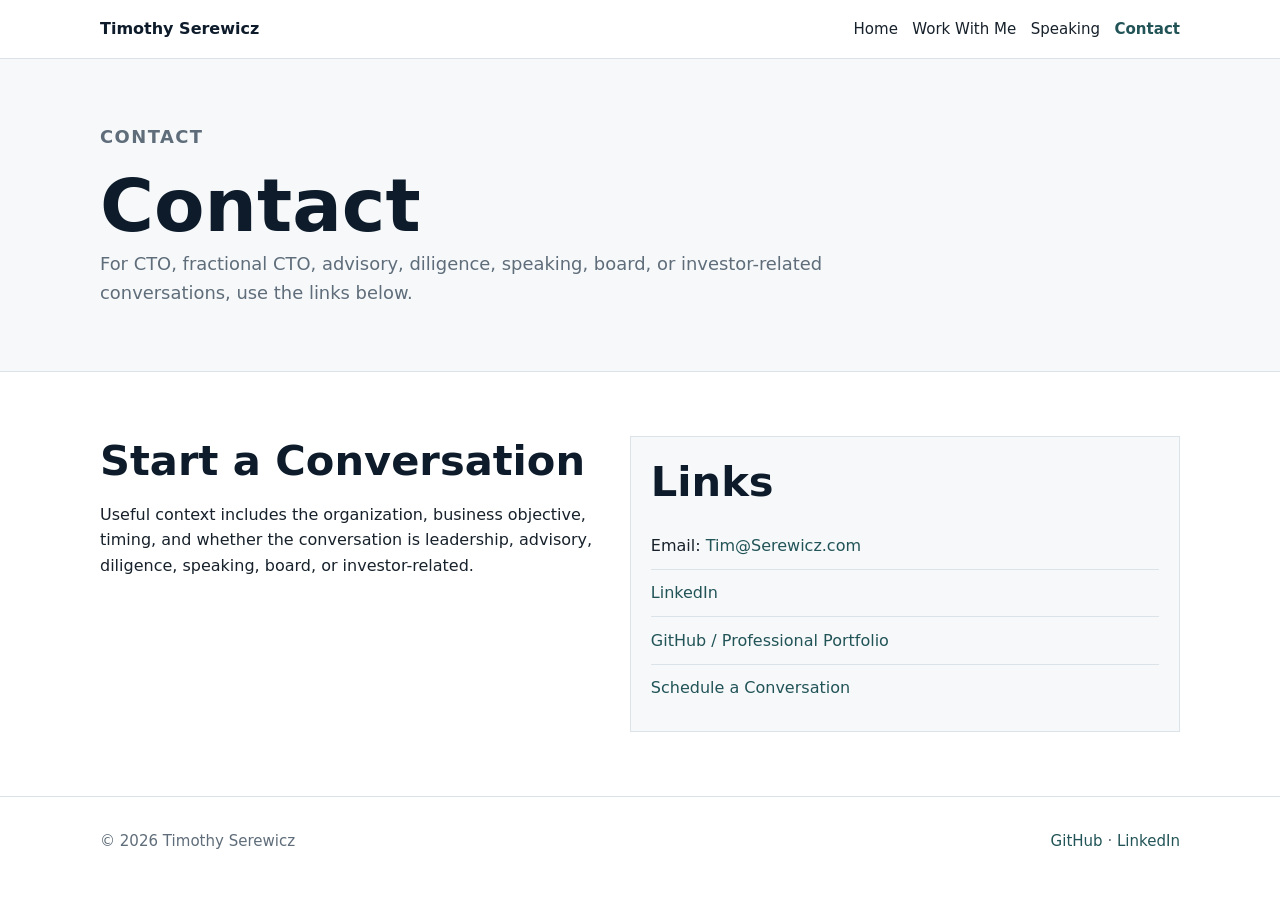
<file: contact.html>
<!doctype html>
<html lang="en">
  <head>
    <meta charset="utf-8">
    <meta name="viewport" content="width=device-width, initial-scale=1">
    <meta name="description" content="Contact Timothy Serewicz for CTO, fractional CTO, advisory, diligence, speaking, board, or investor-related conversations.">
    <title>Contact | Timothy Serewicz</title>
    <link rel="stylesheet" href="styles.css">
  </head>
  <body>
    <a class="skip-link" href="#main">Skip to main content</a>
    <header class="site-header">
      <div class="nav-wrap">
        <a class="brand" href="index.html">Timothy Serewicz</a>
        <nav class="site-nav" aria-label="Primary navigation">
          <a href="index.html">Home</a>
          <a href="work-with-me.html">Work With Me</a>
          <a href="speaking.html">Speaking</a>
          <a href="contact.html" aria-current="page">Contact</a>
        </nav>
      </div>
    </header>

    <main id="main">
      <section class="page-header">
        <div class="container">
          <p class="eyebrow">Contact</p>
          <h1>Contact</h1>
          <p>For CTO, fractional CTO, advisory, diligence, speaking, board, or investor-related conversations, use the links below.</p>
        </div>
      </section>

      <section class="section">
        <div class="container split">
          <div>
            <h2>Start a Conversation</h2>
            <p>Useful context includes the organization, business objective, timing, and whether the conversation is leadership, advisory, diligence, speaking, board, or investor-related.</p>
          </div>
          <div class="card highlight">
            <h2>Links</h2>
            <ul class="plain-list">
              <li>Email: <a href="mailto:Tim@Serewicz.com">Tim@Serewicz.com</a></li>
              <li><a href="https://www.linkedin.com/in/serewicz/">LinkedIn</a></li>
              <li><a href="https://github.com/serewicz">GitHub / Professional Portfolio</a></li>
              <li><a href="https://calendar.app.google/2KmjiyNZjh3FSQUy7">Schedule a Conversation</a></li>
            </ul>
          </div>
        </div>
      </section>
    </main>

    <footer class="footer">
      <div class="container">
        <span>© 2026 Timothy Serewicz</span>
        <span><a href="https://github.com/serewicz">GitHub</a> · <a href="https://www.linkedin.com/in/serewicz/">LinkedIn</a></span>
      </div>
    </footer>
  </body>
</html>
</file>
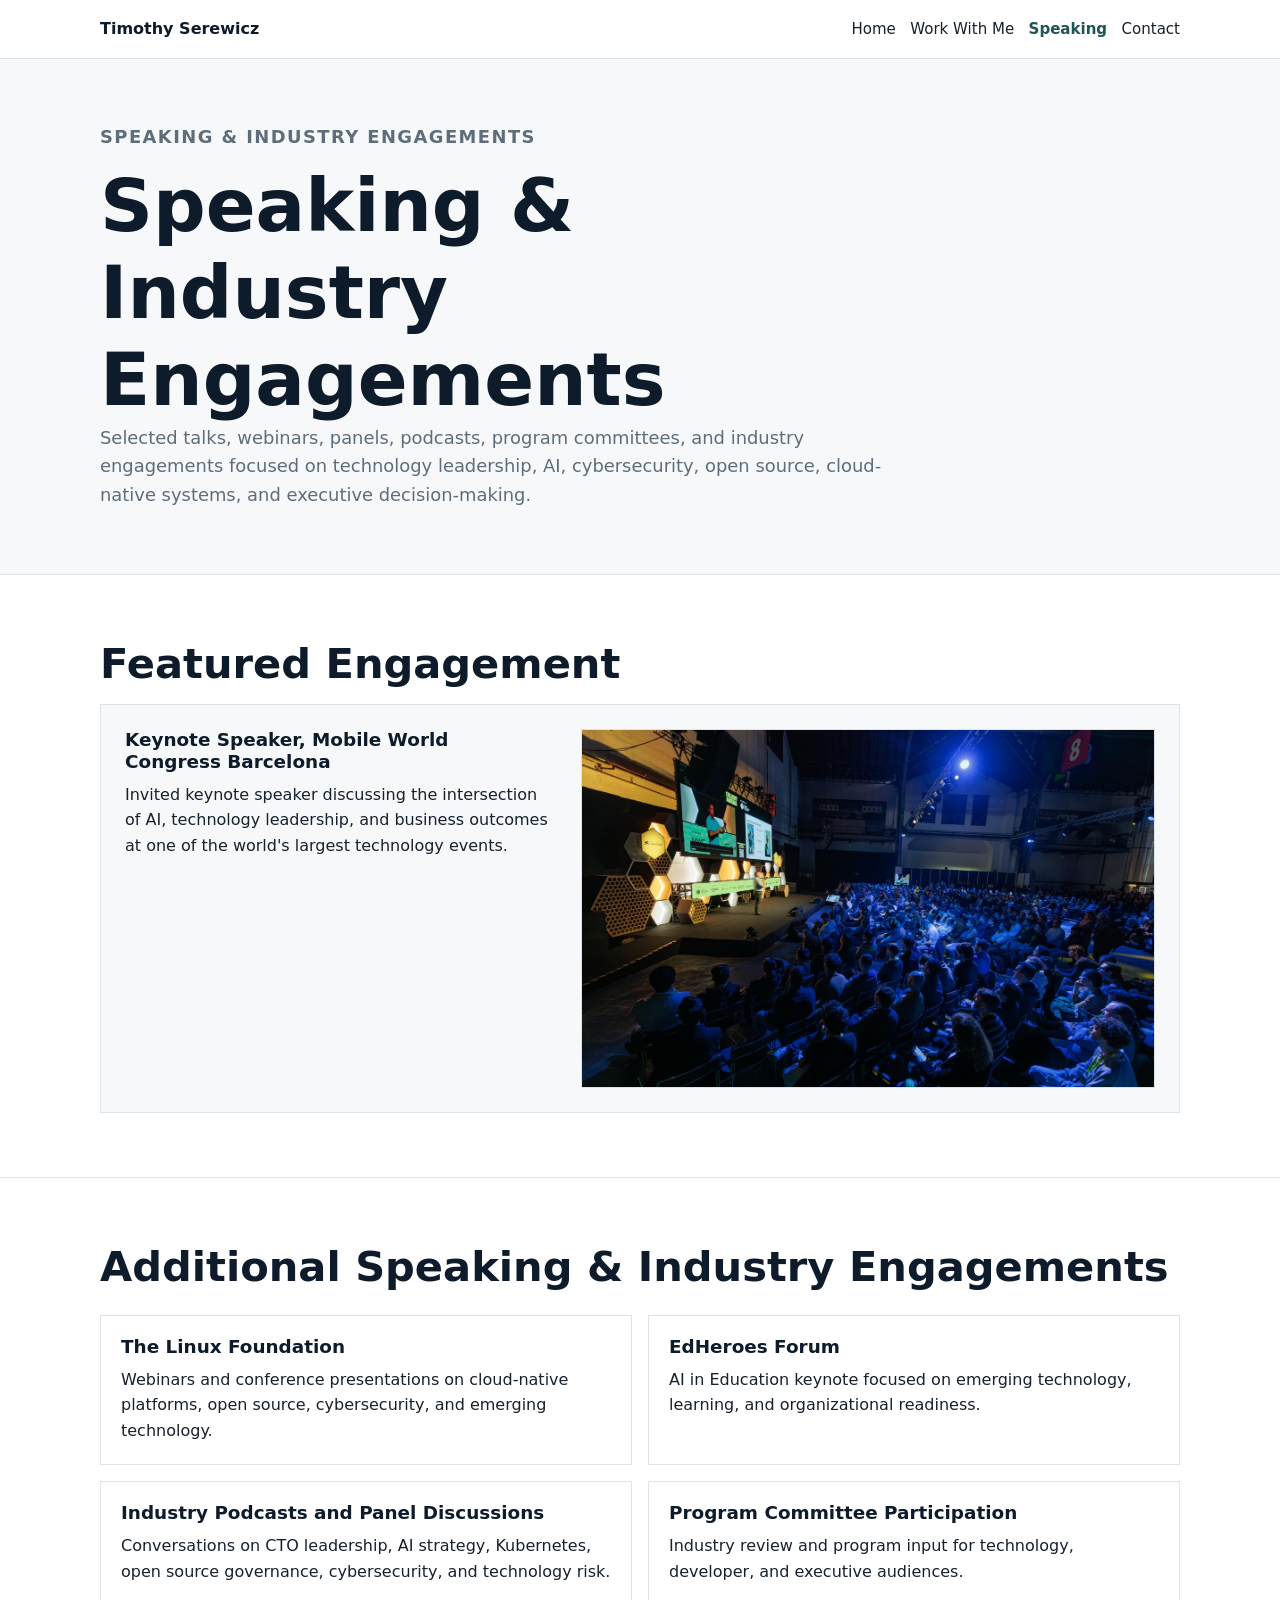
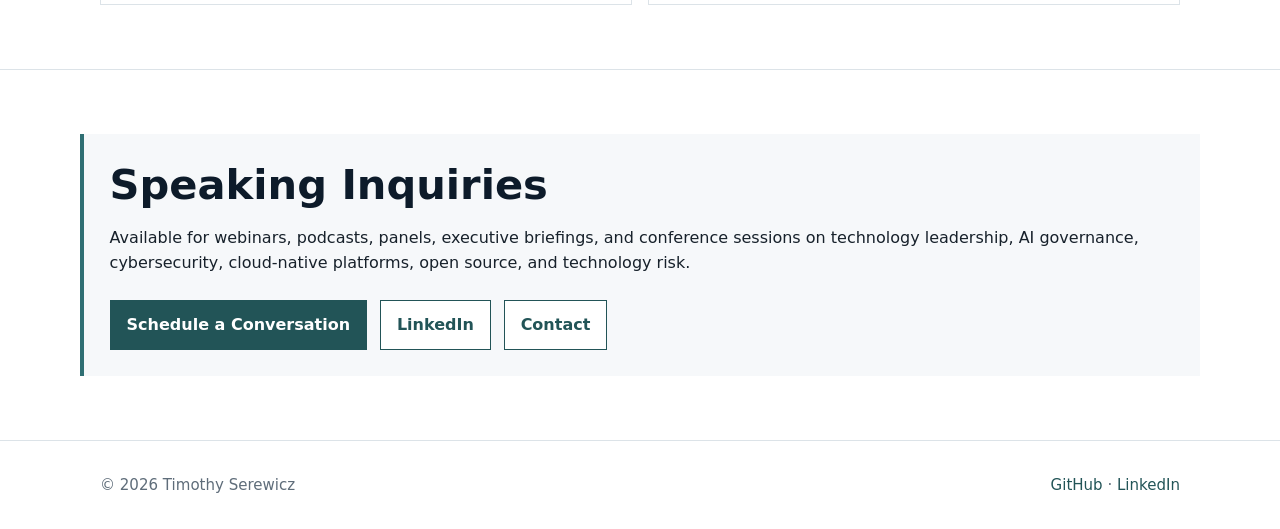
<file: speaking.html>
<!doctype html>
<html lang="en">
  <head>
    <meta charset="utf-8">
    <meta name="viewport" content="width=device-width, initial-scale=1">
    <meta name="description" content="Speaking and industry engagements by Timothy Serewicz on technology leadership, AI, cybersecurity, open source, cloud-native systems, and executive decision-making.">
    <title>Speaking & Industry Engagements | Timothy Serewicz</title>
    <link rel="stylesheet" href="styles.css">
  </head>
  <body>
    <a class="skip-link" href="#main">Skip to main content</a>
    <header class="site-header">
      <div class="nav-wrap">
        <a class="brand" href="index.html">Timothy Serewicz</a>
        <nav class="site-nav" aria-label="Primary navigation">
          <a href="index.html">Home</a>
          <a href="work-with-me.html">Work With Me</a>
          <a href="speaking.html" aria-current="page">Speaking</a>
          <a href="contact.html">Contact</a>
        </nav>
      </div>
    </header>

    <main id="main">
      <section class="page-header">
        <div class="container">
          <p class="eyebrow">Speaking & Industry Engagements</p>
          <h1>Speaking & Industry Engagements</h1>
          <p>Selected talks, webinars, panels, podcasts, program committees, and industry engagements focused on technology leadership, AI, cybersecurity, open source, cloud-native systems, and executive decision-making.</p>
        </div>
      </section>

      <section class="section">
        <div class="container">
          <h2>Featured Engagement</h2>
          <div class="featured-speaking">
            <div>
              <h3>Keynote Speaker, Mobile World Congress Barcelona</h3>
              <p>Invited keynote speaker discussing the intersection of AI, technology leadership, and business outcomes at one of the world's largest technology events.</p>
            </div>
            <figure class="featured-photo">
              <img src="images/Keynote-Barcelona-MWC-1.jpg" alt="Timothy Serewicz delivering a keynote at Mobile World Congress Barcelona">
            </figure>
          </div>
        </div>
      </section>

      <section class="section">
        <div class="container">
          <h2>Additional Speaking & Industry Engagements</h2>
          <div class="grid two">
            <article class="card">
              <h3>The Linux Foundation</h3>
              <p>Webinars and conference presentations on cloud-native platforms, open source, cybersecurity, and emerging technology.</p>
            </article>
            <article class="card">
              <h3>EdHeroes Forum</h3>
              <p>AI in Education keynote focused on emerging technology, learning, and organizational readiness.</p>
            </article>
            <article class="card">
              <h3>Industry Podcasts and Panel Discussions</h3>
              <p>Conversations on CTO leadership, AI strategy, Kubernetes, open source governance, cybersecurity, and technology risk.</p>
            </article>
            <article class="card">
              <h3>Program Committee Participation</h3>
              <p>Industry review and program input for technology, developer, and executive audiences.</p>
            </article>
          </div>
        </div>
      </section>

      <section class="section">
        <div class="container callout">
          <h2>Speaking Inquiries</h2>
          <p>Available for webinars, podcasts, panels, executive briefings, and conference sessions on technology leadership, AI governance, cybersecurity, cloud-native platforms, open source, and technology risk.</p>
          <div class="actions">
            <a class="button" href="https://calendar.app.google/2KmjiyNZjh3FSQUy7">Schedule a Conversation</a>
            <a class="button secondary" href="https://www.linkedin.com/in/serewicz/">LinkedIn</a>
            <a class="button secondary" href="contact.html">Contact</a>
          </div>
        </div>
      </section>
    </main>

    <footer class="footer">
      <div class="container">
        <span>© 2026 Timothy Serewicz</span>
        <span><a href="https://github.com/serewicz">GitHub</a> · <a href="https://www.linkedin.com/in/serewicz/">LinkedIn</a></span>
      </div>
    </footer>
  </body>
</html>
</file>
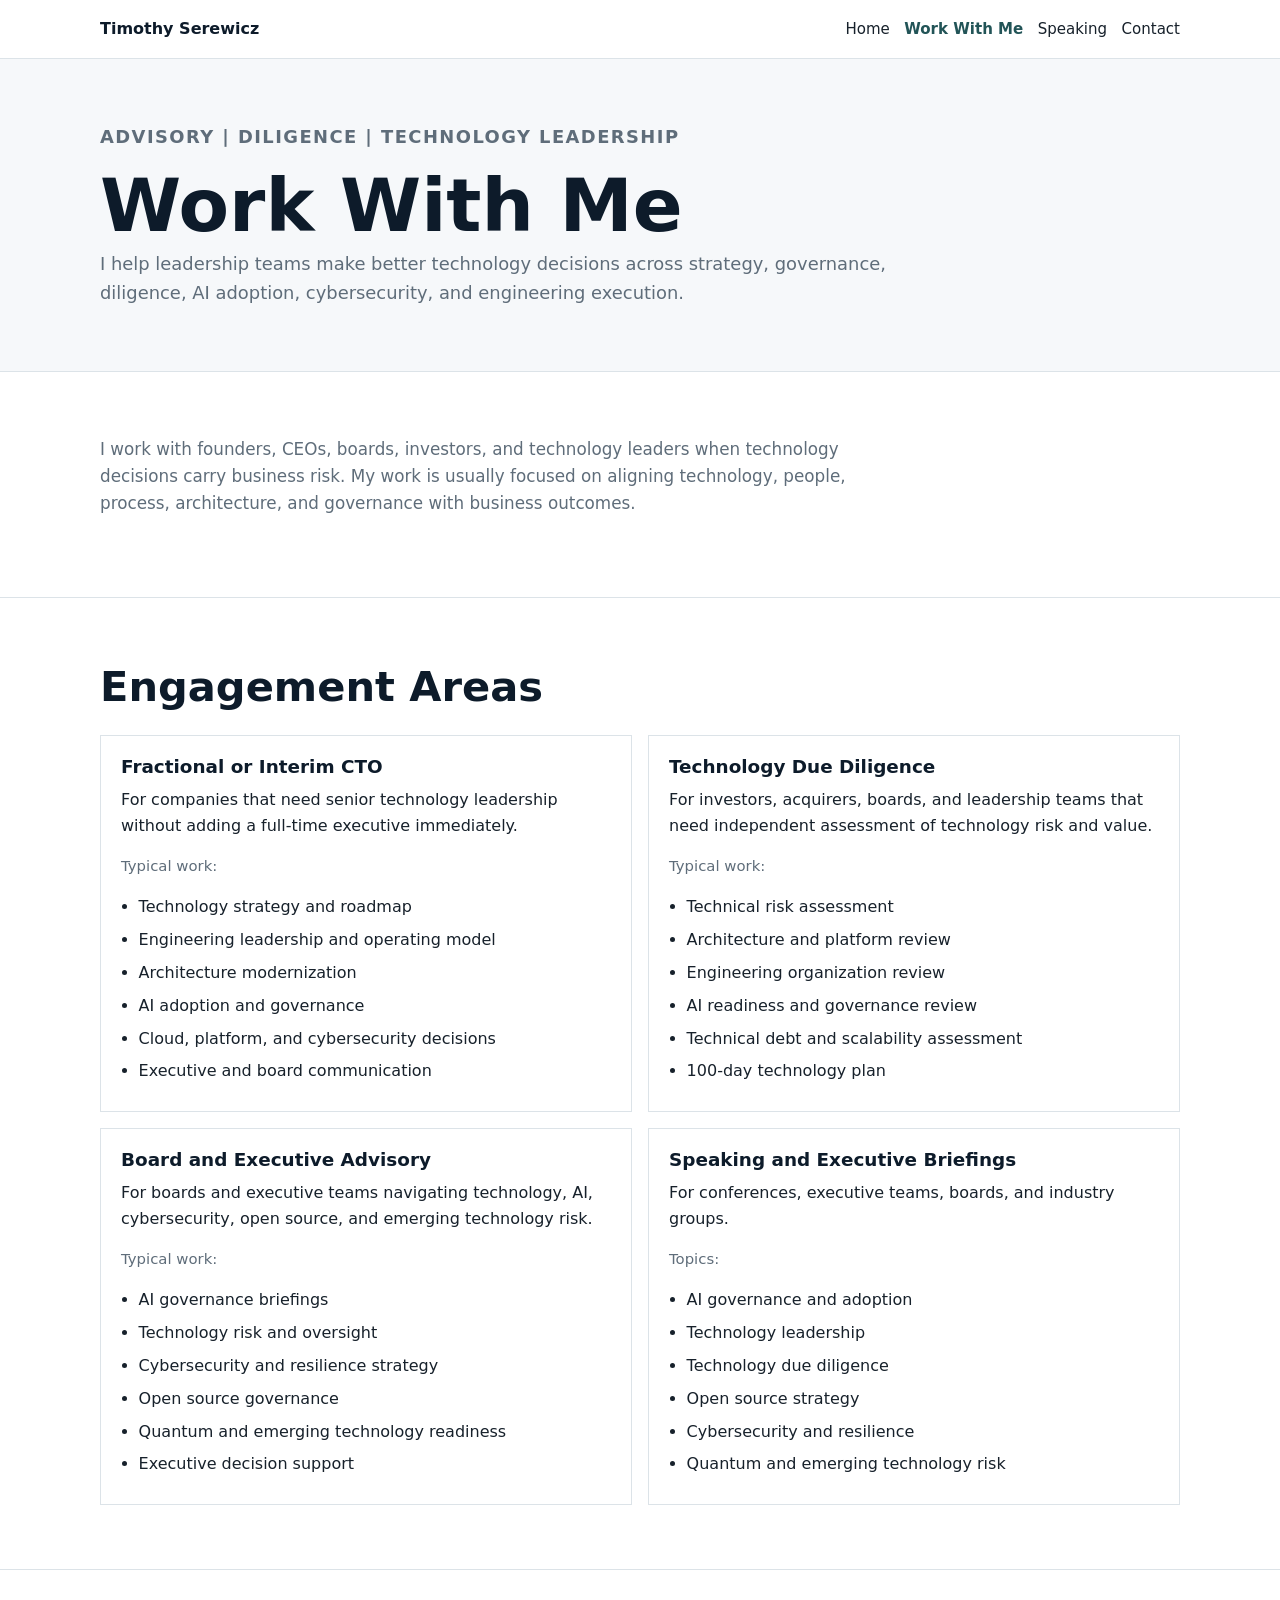
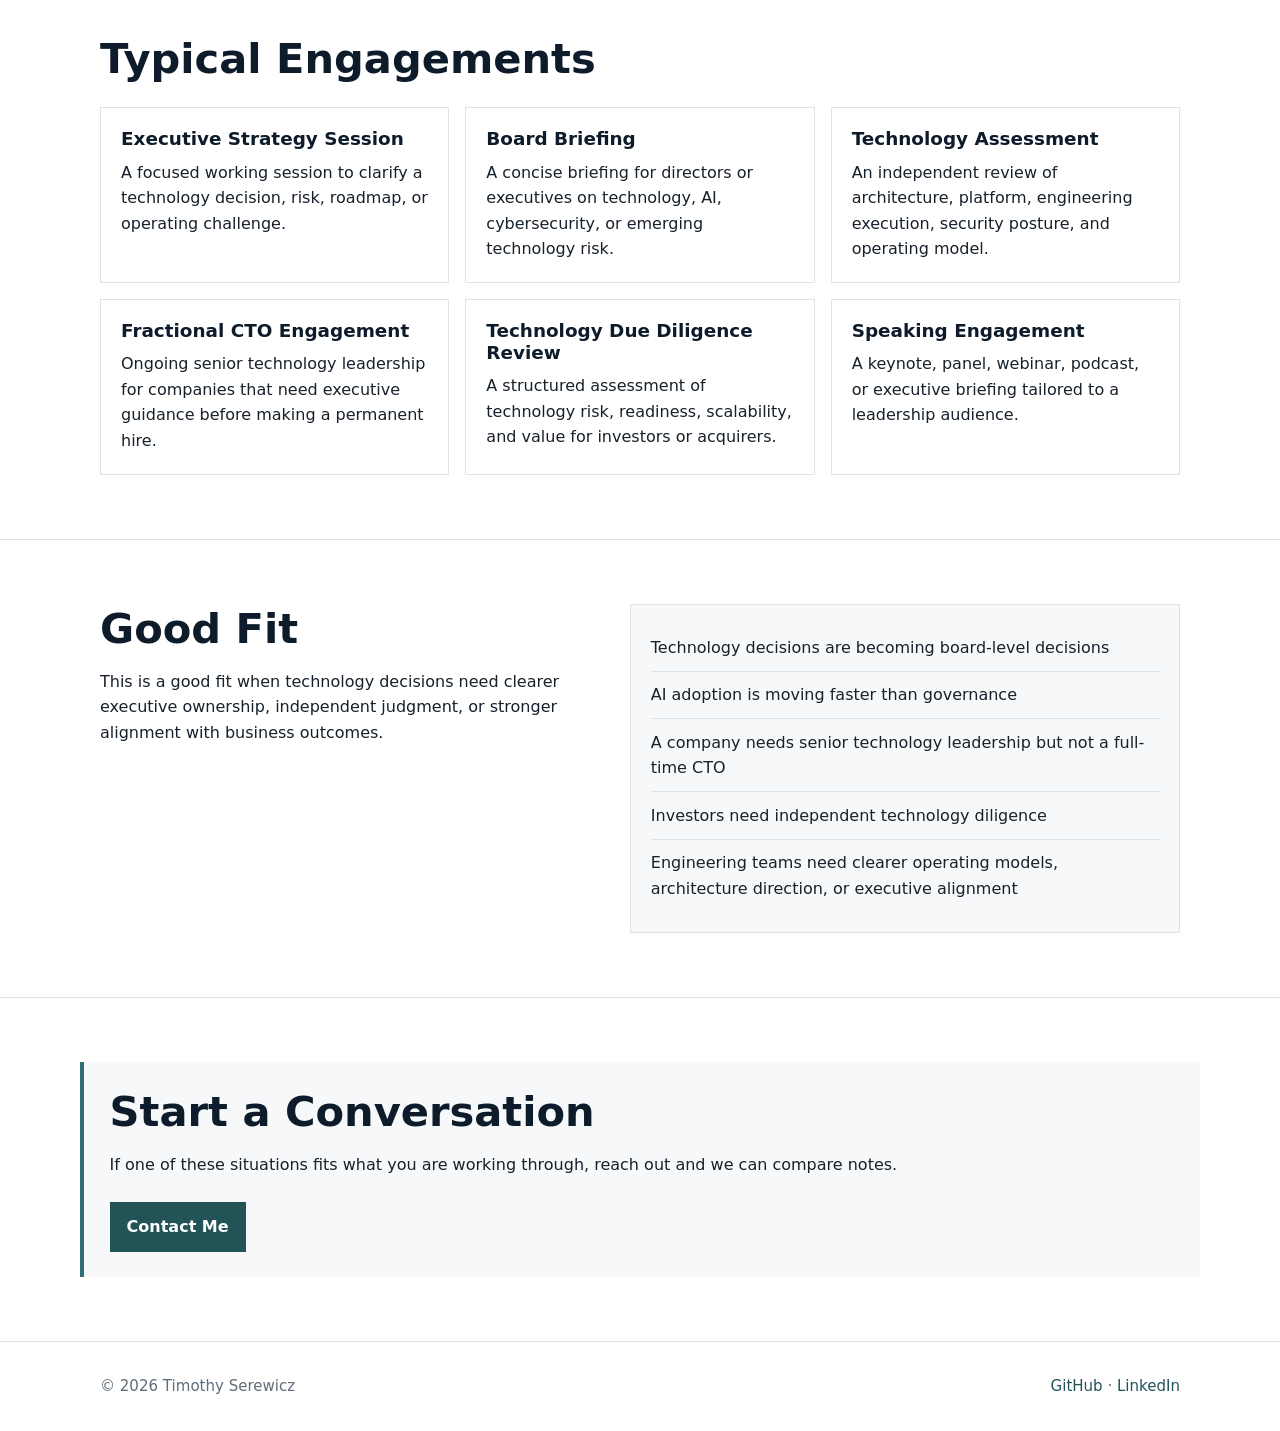
<file: work-with-me.html>
<!doctype html>
<html lang="en">
  <head>
    <meta charset="utf-8">
    <meta name="viewport" content="width=device-width, initial-scale=1">
    <meta name="description" content="Work with Timothy Serewicz on fractional CTO leadership, technology due diligence, board and executive advisory, AI governance, cybersecurity, and executive briefings.">
    <title>Work With Me | Timothy Serewicz</title>
    <link rel="stylesheet" href="styles.css">
  </head>
  <body>
    <a class="skip-link" href="#main">Skip to main content</a>
    <header class="site-header">
      <div class="nav-wrap">
        <a class="brand" href="index.html">Timothy Serewicz</a>
        <nav class="site-nav" aria-label="Primary navigation">
          <a href="index.html">Home</a>
          <a href="work-with-me.html" aria-current="page">Work With Me</a>
          <a href="speaking.html">Speaking</a>
          <a href="contact.html">Contact</a>
        </nav>
      </div>
    </header>

    <main id="main">
      <section class="page-header">
        <div class="container">
          <p class="eyebrow">Advisory | Diligence | Technology Leadership</p>
          <h1>Work With Me</h1>
          <p>I help leadership teams make better technology decisions across strategy, governance, diligence, AI adoption, cybersecurity, and engineering execution.</p>
        </div>
      </section>

      <section class="section">
        <div class="container">
          <p class="section-intro">I work with founders, CEOs, boards, investors, and technology leaders when technology decisions carry business risk. My work is usually focused on aligning technology, people, process, architecture, and governance with business outcomes.</p>
        </div>
      </section>

      <section class="section">
        <div class="container">
          <h2>Engagement Areas</h2>
          <div class="grid two">
            <article class="card">
              <h3>Fractional or Interim CTO</h3>
              <p>For companies that need senior technology leadership without adding a full-time executive immediately.</p>
              <p class="meta">Typical work:</p>
              <ul class="feature-list">
                <li>Technology strategy and roadmap</li>
                <li>Engineering leadership and operating model</li>
                <li>Architecture modernization</li>
                <li>AI adoption and governance</li>
                <li>Cloud, platform, and cybersecurity decisions</li>
                <li>Executive and board communication</li>
              </ul>
            </article>
            <article class="card">
              <h3>Technology Due Diligence</h3>
              <p>For investors, acquirers, boards, and leadership teams that need independent assessment of technology risk and value.</p>
              <p class="meta">Typical work:</p>
              <ul class="feature-list">
                <li>Technical risk assessment</li>
                <li>Architecture and platform review</li>
                <li>Engineering organization review</li>
                <li>AI readiness and governance review</li>
                <li>Technical debt and scalability assessment</li>
                <li>100-day technology plan</li>
              </ul>
            </article>
            <article class="card">
              <h3>Board and Executive Advisory</h3>
              <p>For boards and executive teams navigating technology, AI, cybersecurity, open source, and emerging technology risk.</p>
              <p class="meta">Typical work:</p>
              <ul class="feature-list">
                <li>AI governance briefings</li>
                <li>Technology risk and oversight</li>
                <li>Cybersecurity and resilience strategy</li>
                <li>Open source governance</li>
                <li>Quantum and emerging technology readiness</li>
                <li>Executive decision support</li>
              </ul>
            </article>
            <article class="card">
              <h3>Speaking and Executive Briefings</h3>
              <p>For conferences, executive teams, boards, and industry groups.</p>
              <p class="meta">Topics:</p>
              <ul class="feature-list">
                <li>AI governance and adoption</li>
                <li>Technology leadership</li>
                <li>Technology due diligence</li>
                <li>Open source strategy</li>
                <li>Cybersecurity and resilience</li>
                <li>Quantum and emerging technology risk</li>
              </ul>
            </article>
          </div>
        </div>
      </section>

      <section class="section">
        <div class="container">
          <h2>Typical Engagements</h2>
          <div class="grid three">
            <article class="card">
              <h3>Executive Strategy Session</h3>
              <p>A focused working session to clarify a technology decision, risk, roadmap, or operating challenge.</p>
            </article>
            <article class="card">
              <h3>Board Briefing</h3>
              <p>A concise briefing for directors or executives on technology, AI, cybersecurity, or emerging technology risk.</p>
            </article>
            <article class="card">
              <h3>Technology Assessment</h3>
              <p>An independent review of architecture, platform, engineering execution, security posture, and operating model.</p>
            </article>
            <article class="card">
              <h3>Fractional CTO Engagement</h3>
              <p>Ongoing senior technology leadership for companies that need executive guidance before making a permanent hire.</p>
            </article>
            <article class="card">
              <h3>Technology Due Diligence Review</h3>
              <p>A structured assessment of technology risk, readiness, scalability, and value for investors or acquirers.</p>
            </article>
            <article class="card">
              <h3>Speaking Engagement</h3>
              <p>A keynote, panel, webinar, podcast, or executive briefing tailored to a leadership audience.</p>
            </article>
          </div>
        </div>
      </section>

      <section class="section">
        <div class="container split">
          <div>
            <h2>Good Fit</h2>
            <p>This is a good fit when technology decisions need clearer executive ownership, independent judgment, or stronger alignment with business outcomes.</p>
          </div>
          <div class="card highlight">
            <ul class="plain-list">
              <li>Technology decisions are becoming board-level decisions</li>
              <li>AI adoption is moving faster than governance</li>
              <li>A company needs senior technology leadership but not a full-time CTO</li>
              <li>Investors need independent technology diligence</li>
              <li>Engineering teams need clearer operating models, architecture direction, or executive alignment</li>
            </ul>
          </div>
        </div>
      </section>

      <section class="section">
        <div class="container callout">
          <h2>Start a Conversation</h2>
          <p>If one of these situations fits what you are working through, reach out and we can compare notes.</p>
          <div class="actions">
            <a class="button" href="contact.html">Contact Me</a>
          </div>
        </div>
      </section>
    </main>

    <footer class="footer">
      <div class="container">
        <span>© 2026 Timothy Serewicz</span>
        <span><a href="https://github.com/serewicz">GitHub</a> · <a href="https://www.linkedin.com/in/serewicz/">LinkedIn</a></span>
      </div>
    </footer>
  </body>
</html>
</file>
<file: styles.css>
:root {
  --bg: #ffffff;
  --surface: #f6f8fa;
  --surface-strong: #eef2f5;
  --text: #17212b;
  --muted: #5f6d7a;
  --border: #dce3e8;
  --accent: #2f6f73;
  --accent-dark: #225457;
  --navy: #0d1b2a;
  --max-width: 1120px;
}

* {
  box-sizing: border-box;
}

html {
  scroll-behavior: smooth;
}

body {
  margin: 0;
  background: var(--bg);
  color: var(--text);
  font-family: Inter, ui-sans-serif, system-ui, -apple-system, BlinkMacSystemFont, "Segoe UI", sans-serif;
  font-size: 16px;
  line-height: 1.6;
}

a {
  color: var(--accent-dark);
  text-decoration: none;
}

a:hover,
a:focus {
  text-decoration: underline;
}

.skip-link {
  position: absolute;
  left: -999px;
  top: 1rem;
  z-index: 10;
  padding: 0.75rem 1rem;
  background: var(--navy);
  color: #fff;
}

.skip-link:focus {
  left: 1rem;
}

.site-header {
  border-bottom: 1px solid var(--border);
  background: rgba(255, 255, 255, 0.96);
}

.nav-wrap {
  max-width: var(--max-width);
  margin: 0 auto;
  padding: 1rem 1.25rem;
  display: flex;
  align-items: center;
  justify-content: space-between;
  gap: 1.5rem;
}

.brand {
  color: var(--navy);
  font-weight: 700;
  letter-spacing: 0;
}

.site-nav {
  display: flex;
  flex-wrap: wrap;
  justify-content: flex-end;
  gap: 0.9rem;
  font-size: 0.94rem;
}

.site-nav a {
  color: var(--text);
}

.site-nav a[aria-current="page"] {
  color: var(--accent-dark);
  font-weight: 700;
}

.container {
  max-width: var(--max-width);
  margin: 0 auto;
  padding: 0 1.25rem;
}

.hero {
  padding: 5rem 0 4rem;
  border-bottom: 1px solid var(--border);
}

.hero-grid {
  display: grid;
  grid-template-columns: minmax(0, 1.5fr) minmax(260px, 0.8fr);
  gap: 3rem;
  align-items: start;
}

.eyebrow {
  margin: 0 0 0.75rem;
  color: var(--accent-dark);
  font-size: 0.88rem;
  font-weight: 700;
  letter-spacing: 0.08em;
  text-transform: uppercase;
}

h1,
h2,
h3 {
  color: var(--navy);
  line-height: 1.18;
  letter-spacing: 0;
}

h1 {
  margin: 0;
  max-width: 760px;
  font-size: clamp(2.35rem, 6vw, 4.6rem);
}

h2 {
  margin: 0 0 1rem;
  font-size: clamp(1.8rem, 3.5vw, 2.6rem);
}

h3 {
  margin: 0 0 0.6rem;
  font-size: 1.15rem;
}

p {
  margin: 0 0 1rem;
}

.subheadline {
  margin: 1.25rem 0 0;
  max-width: 760px;
  color: var(--muted);
  font-size: 1.24rem;
}

.hero-copy {
  margin-top: 1.25rem;
  max-width: 720px;
  font-size: 1.06rem;
}

.hero-panel {
  padding: 1.35rem;
  border: 1px solid var(--border);
  background: var(--surface);
}

.headshot {
  display: block;
  width: 100%;
  max-width: 220px;
  aspect-ratio: 1;
  margin: 0 0 1.25rem;
  border: 1px solid var(--border);
  object-fit: cover;
}

.featured-speaking {
  display: grid;
  grid-template-columns: minmax(0, 0.85fr) minmax(0, 1.15fr);
  gap: 2rem;
  align-items: start;
  padding: 1.5rem;
  border: 1px solid var(--border);
  background: var(--surface);
}

.image-gallery {
  margin: 0;
}

.featured-photo {
  margin: 0;
}

.featured-photo img {
  display: block;
  width: 100%;
  aspect-ratio: 16 / 10;
  border: 1px solid var(--border);
  object-fit: cover;
}

.gallery-grid {
  display: grid;
  grid-template-columns: repeat(3, minmax(0, 1fr));
  gap: 0.75rem;
}

.gallery-grid img,
.featured-callout img {
  display: block;
  width: 100%;
  border: 1px solid var(--border);
  object-fit: cover;
}

.gallery-grid img {
  aspect-ratio: 4 / 3;
}

.image-gallery figcaption {
  margin-top: 0.75rem;
  color: var(--muted);
  font-size: 0.93rem;
}

.featured-callout {
  display: grid;
  grid-template-columns: minmax(260px, 0.75fr) minmax(0, 1.25fr);
  gap: 2rem;
  align-items: center;
  padding: 1.5rem;
  border: 1px solid var(--border);
  background: var(--surface);
}

.featured-callout img {
  aspect-ratio: 16 / 10;
}

.hero-panel ul,
.plain-list {
  margin: 0;
  padding: 0;
  list-style: none;
}

.hero-panel li,
.plain-list li {
  padding: 0.65rem 0;
  border-bottom: 1px solid var(--border);
}

.hero-panel li:last-child,
.plain-list li:last-child {
  border-bottom: 0;
}

.actions {
  display: flex;
  flex-wrap: wrap;
  gap: 0.8rem;
  margin-top: 1.5rem;
}

.button {
  display: inline-flex;
  align-items: center;
  justify-content: center;
  min-height: 2.75rem;
  padding: 0.7rem 1rem;
  border: 1px solid var(--accent-dark);
  background: var(--accent-dark);
  color: #fff;
  font-weight: 700;
}

.button:hover,
.button:focus {
  background: var(--navy);
  color: #fff;
  text-decoration: none;
}

.button.secondary {
  background: #fff;
  color: var(--accent-dark);
}

.button.secondary:hover,
.button.secondary:focus {
  background: var(--surface-strong);
  color: var(--navy);
}

.section {
  padding: 4rem 0;
  border-bottom: 1px solid var(--border);
}

.section:last-of-type {
  border-bottom: 0;
}

.section-intro {
  max-width: 760px;
  color: var(--muted);
  font-size: 1.05rem;
}

.grid {
  display: grid;
  gap: 1rem;
  margin-top: 1.5rem;
}

.grid.two {
  grid-template-columns: repeat(2, minmax(0, 1fr));
}

.grid.three {
  grid-template-columns: repeat(3, minmax(0, 1fr));
}

.card {
  padding: 1.25rem;
  border: 1px solid var(--border);
  background: #fff;
}

.card.highlight {
  background: var(--surface);
}

.card p:last-child {
  margin-bottom: 0;
}

.tag-list {
  display: flex;
  flex-wrap: wrap;
  gap: 0.5rem;
  margin-top: 1rem;
}

.tag {
  display: inline-flex;
  padding: 0.25rem 0.55rem;
  border: 1px solid var(--border);
  background: var(--surface);
  color: var(--muted);
  font-size: 0.88rem;
}

.feature-list {
  margin: 1rem 0 0;
  padding-left: 1.1rem;
}

.feature-list li {
  margin-bottom: 0.45rem;
}

.page-header {
  padding: 4rem 0 3rem;
  border-bottom: 1px solid var(--border);
  background: var(--surface);
}

.page-header p {
  max-width: 820px;
  color: var(--muted);
  font-size: 1.12rem;
}

.split {
  display: grid;
  grid-template-columns: minmax(0, 0.95fr) minmax(0, 1.05fr);
  gap: 2rem;
  align-items: start;
}

.callout {
  padding: 1.6rem;
  border-left: 4px solid var(--accent);
  background: var(--surface);
}

.meta {
  color: var(--muted);
  font-size: 0.93rem;
}

.footer {
  padding: 2rem 0;
  border-top: 1px solid var(--border);
  color: var(--muted);
  font-size: 0.94rem;
}

.footer .container {
  display: flex;
  flex-wrap: wrap;
  justify-content: space-between;
  gap: 1rem;
}

@media (max-width: 860px) {
  .nav-wrap {
    align-items: flex-start;
    flex-direction: column;
  }

  .site-nav {
    justify-content: flex-start;
  }

  .hero-grid,
  .featured-speaking,
  .featured-callout,
  .split,
  .grid.two,
  .grid.three {
    grid-template-columns: 1fr;
  }

  .hero {
    padding: 3.5rem 0 3rem;
  }

  .section {
    padding: 3rem 0;
  }

  .gallery-grid {
    grid-template-columns: 1fr;
  }
}

@media (max-width: 560px) {
  .site-nav {
    gap: 0.65rem;
    font-size: 0.9rem;
  }

  .actions,
  .button {
    width: 100%;
  }
}
</file>
